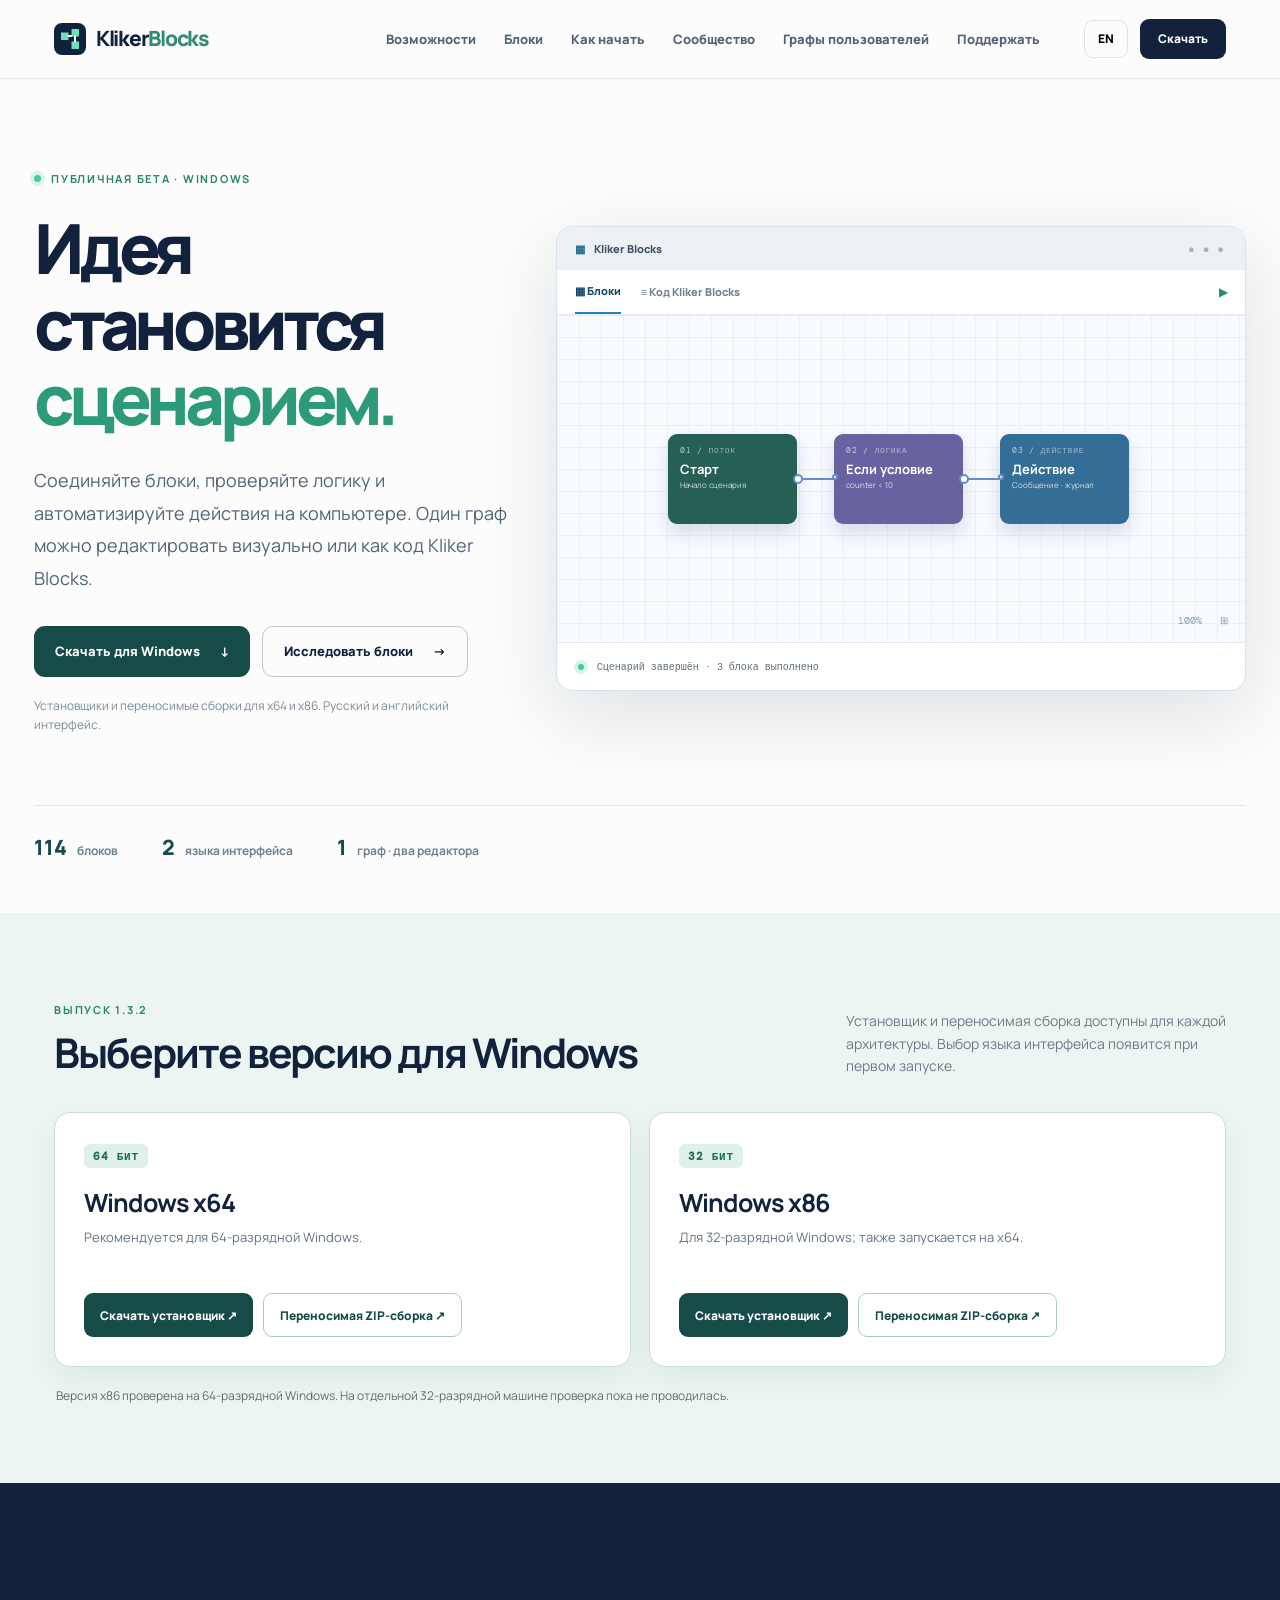
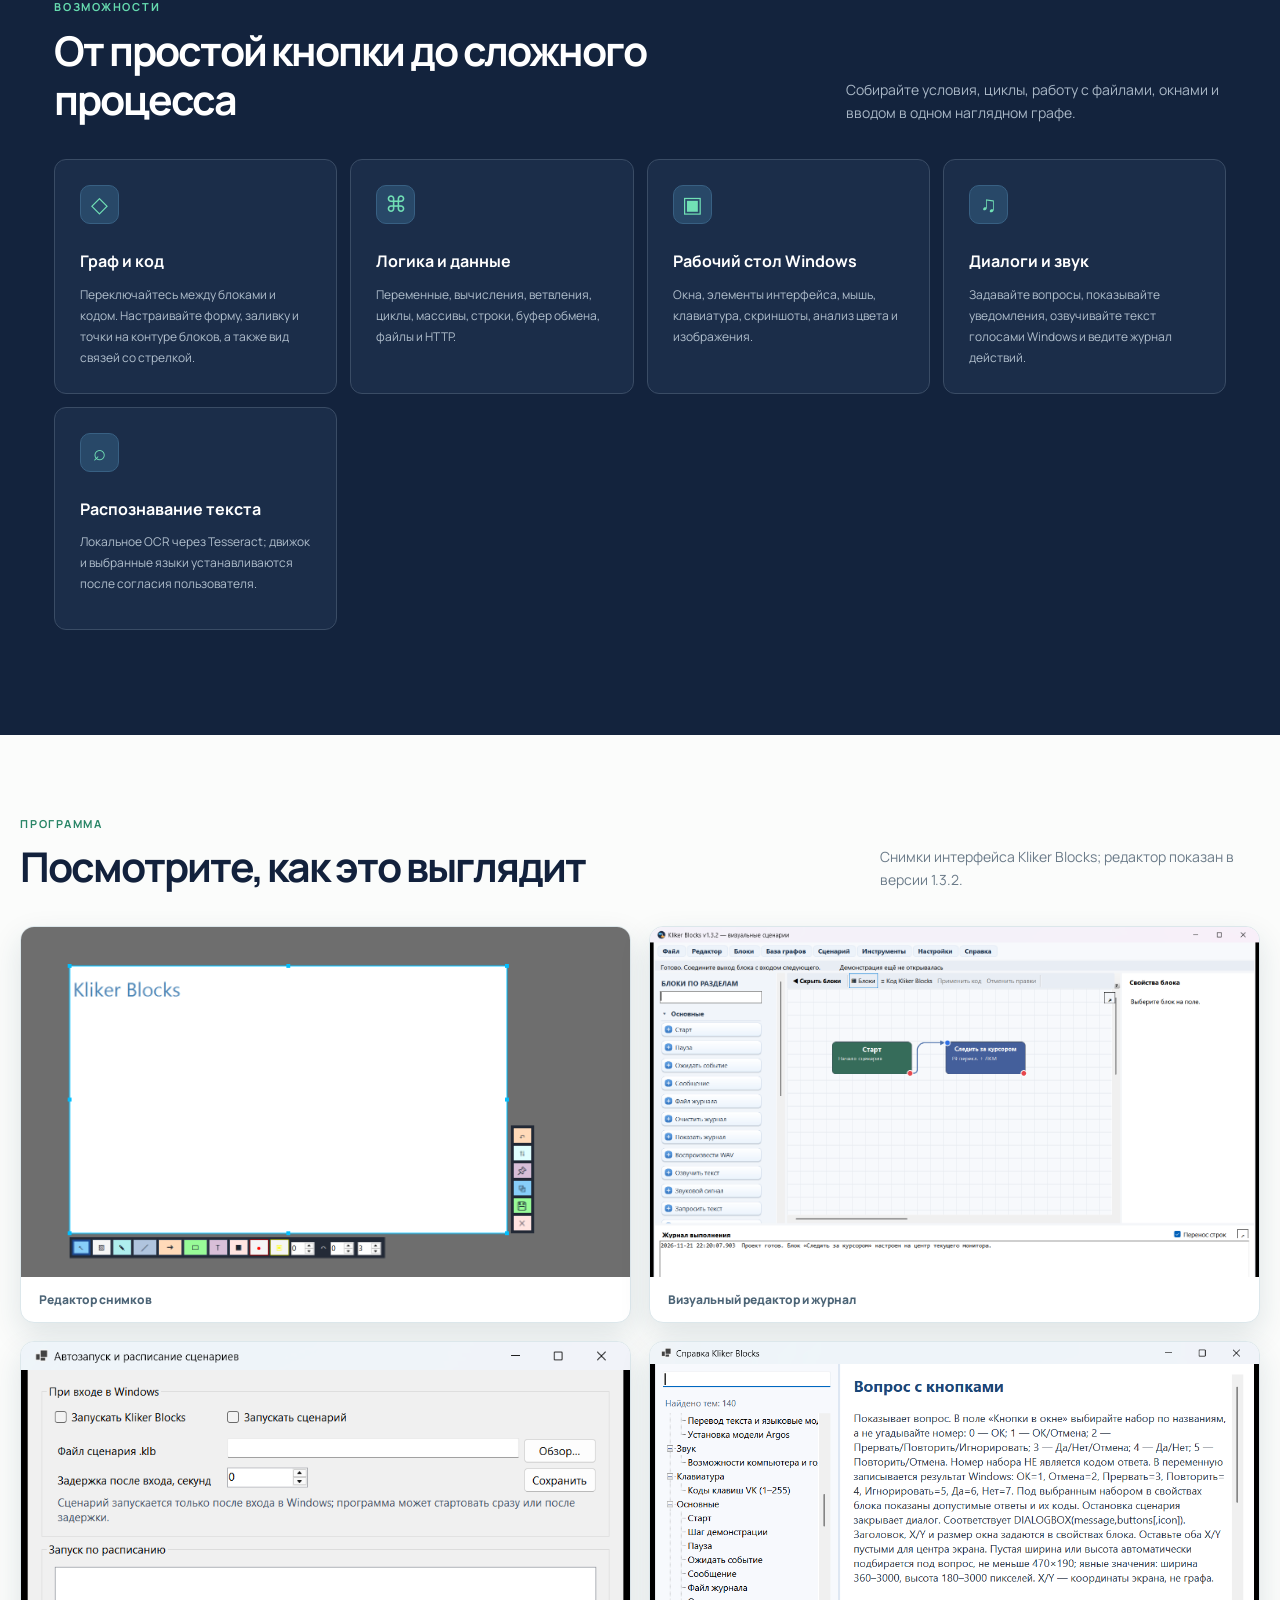
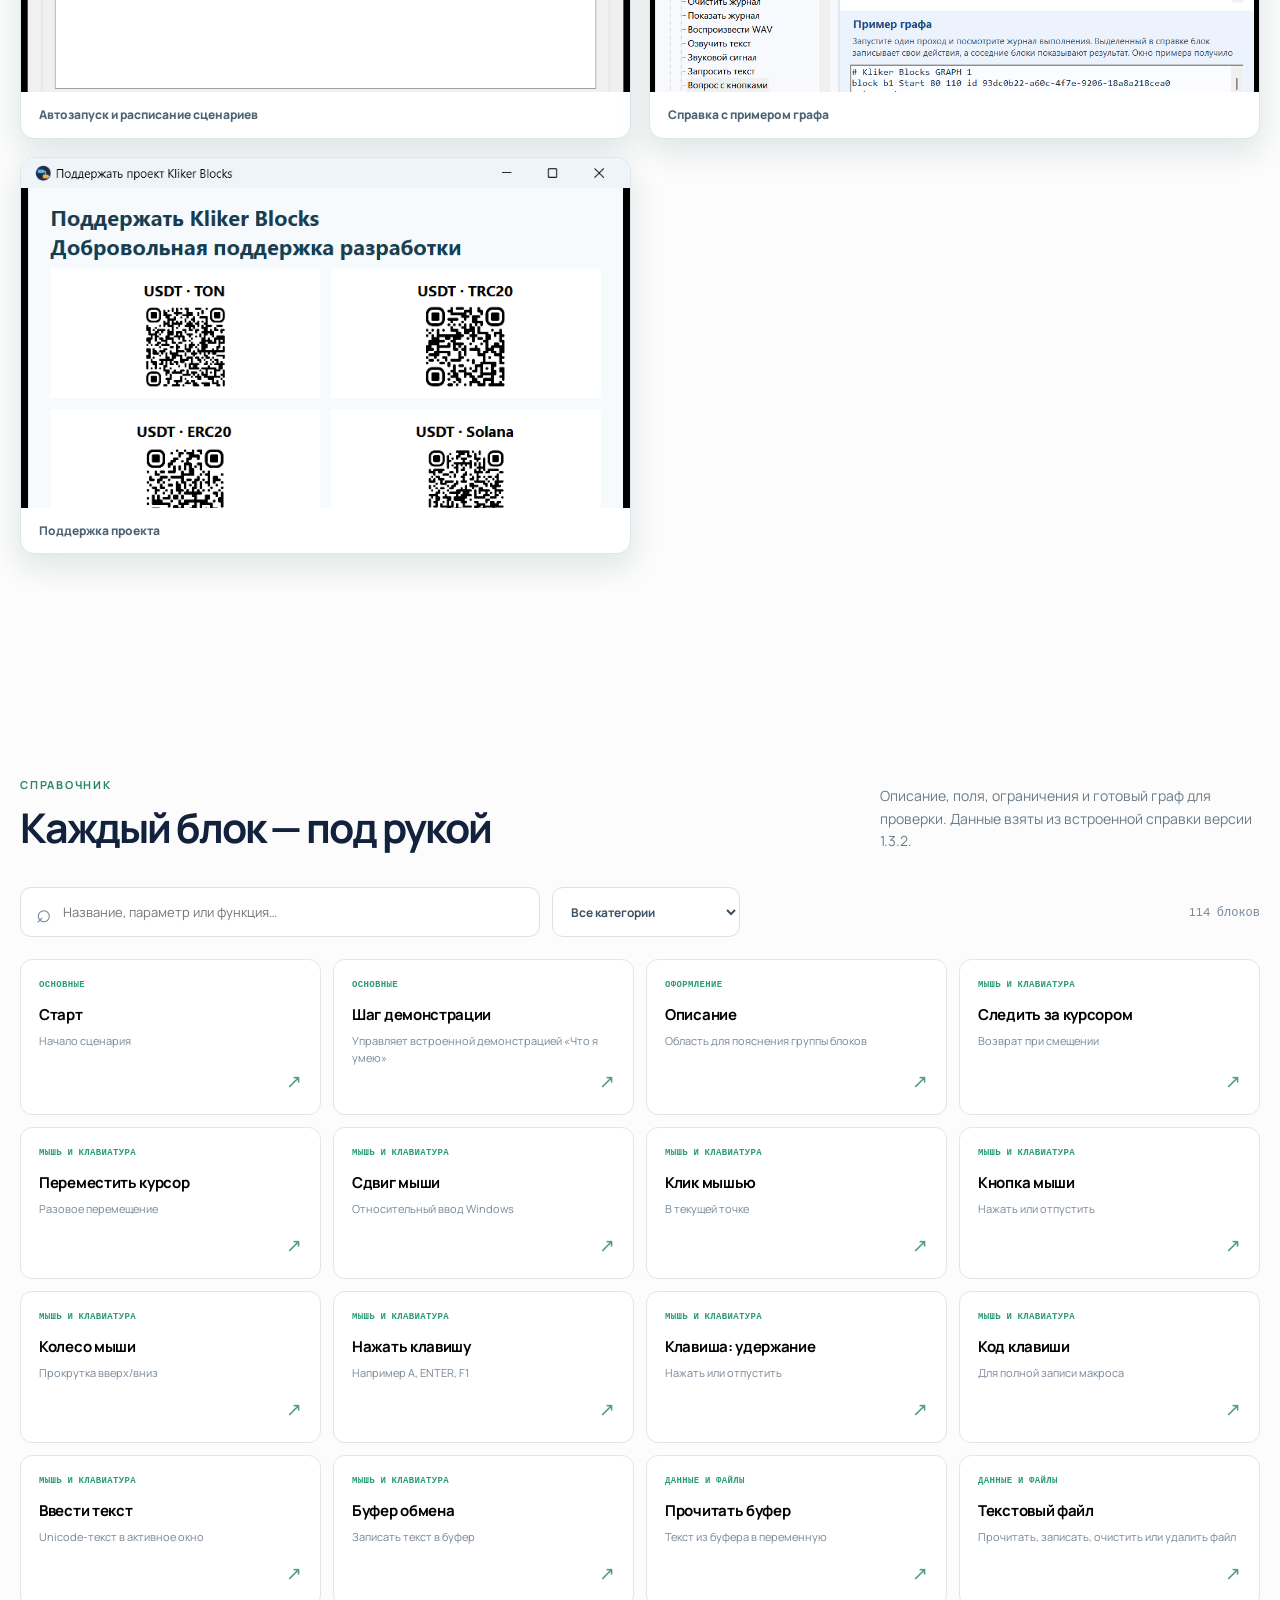
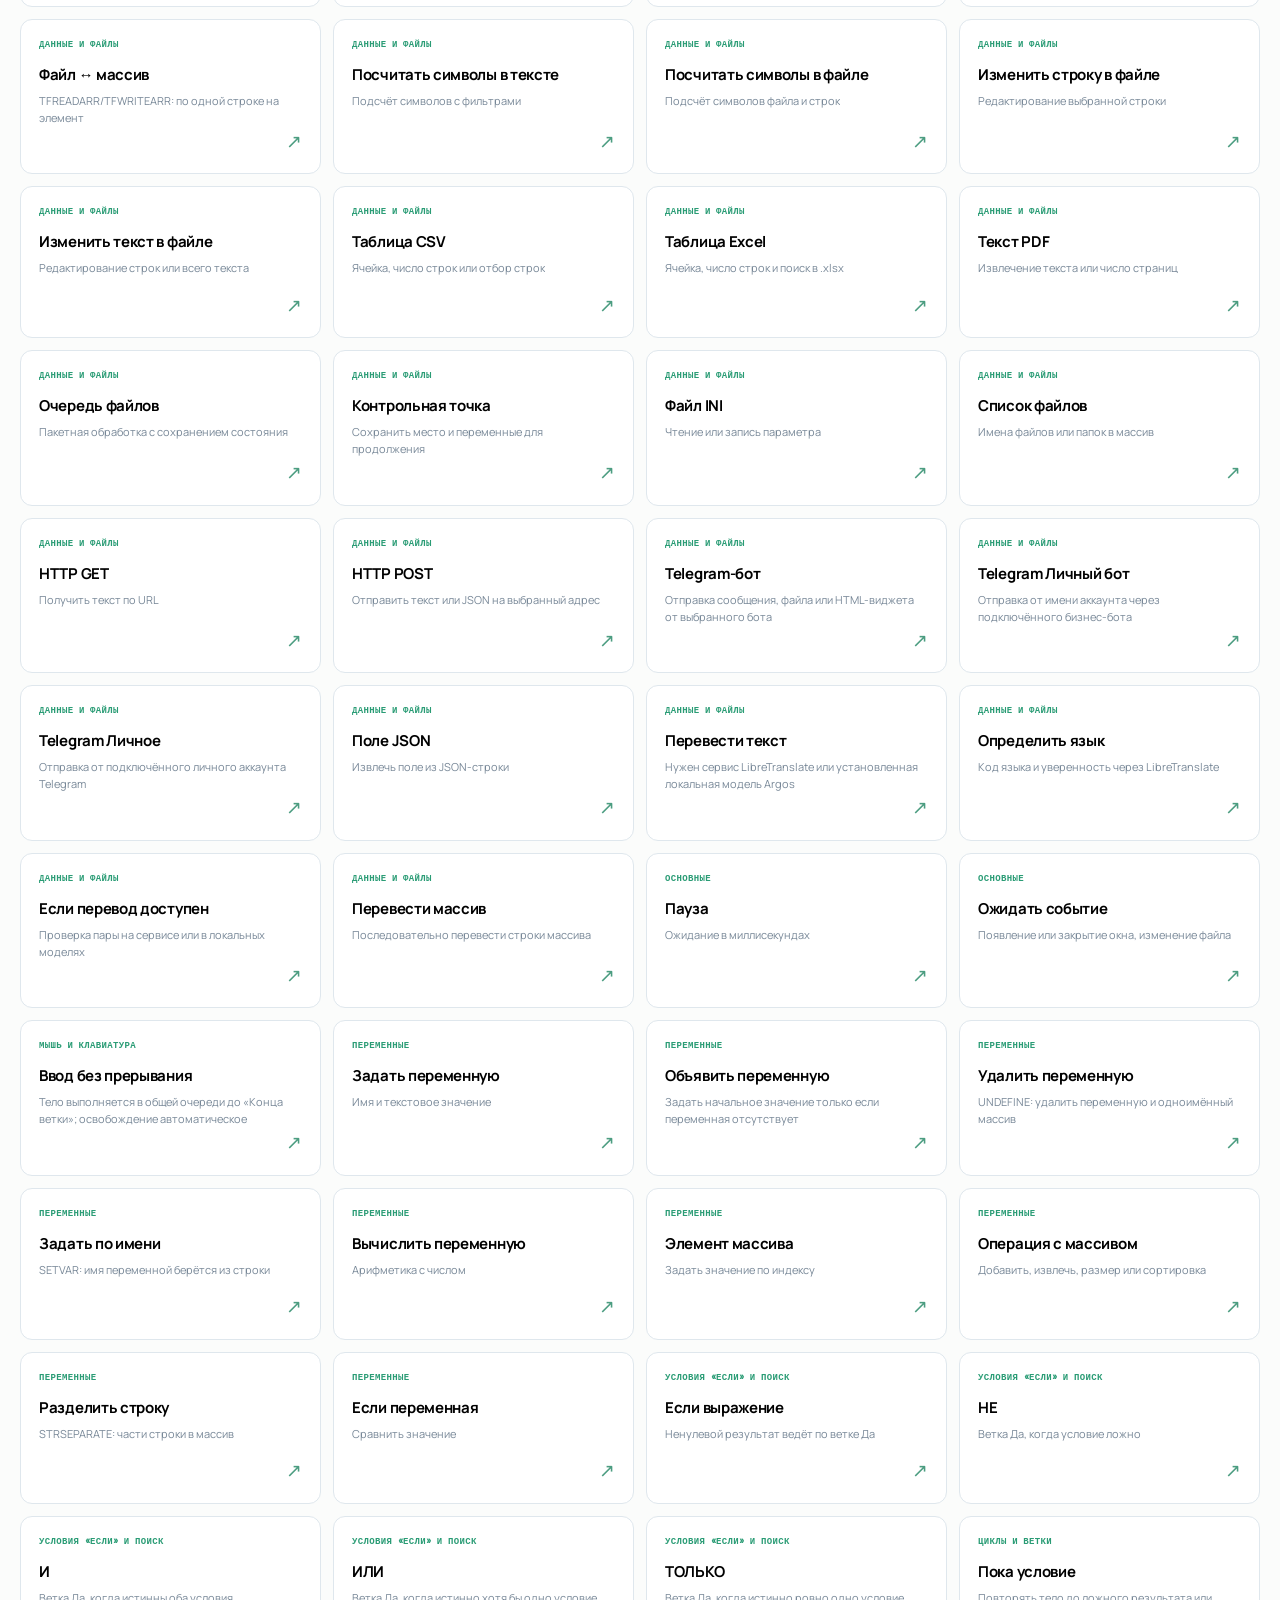
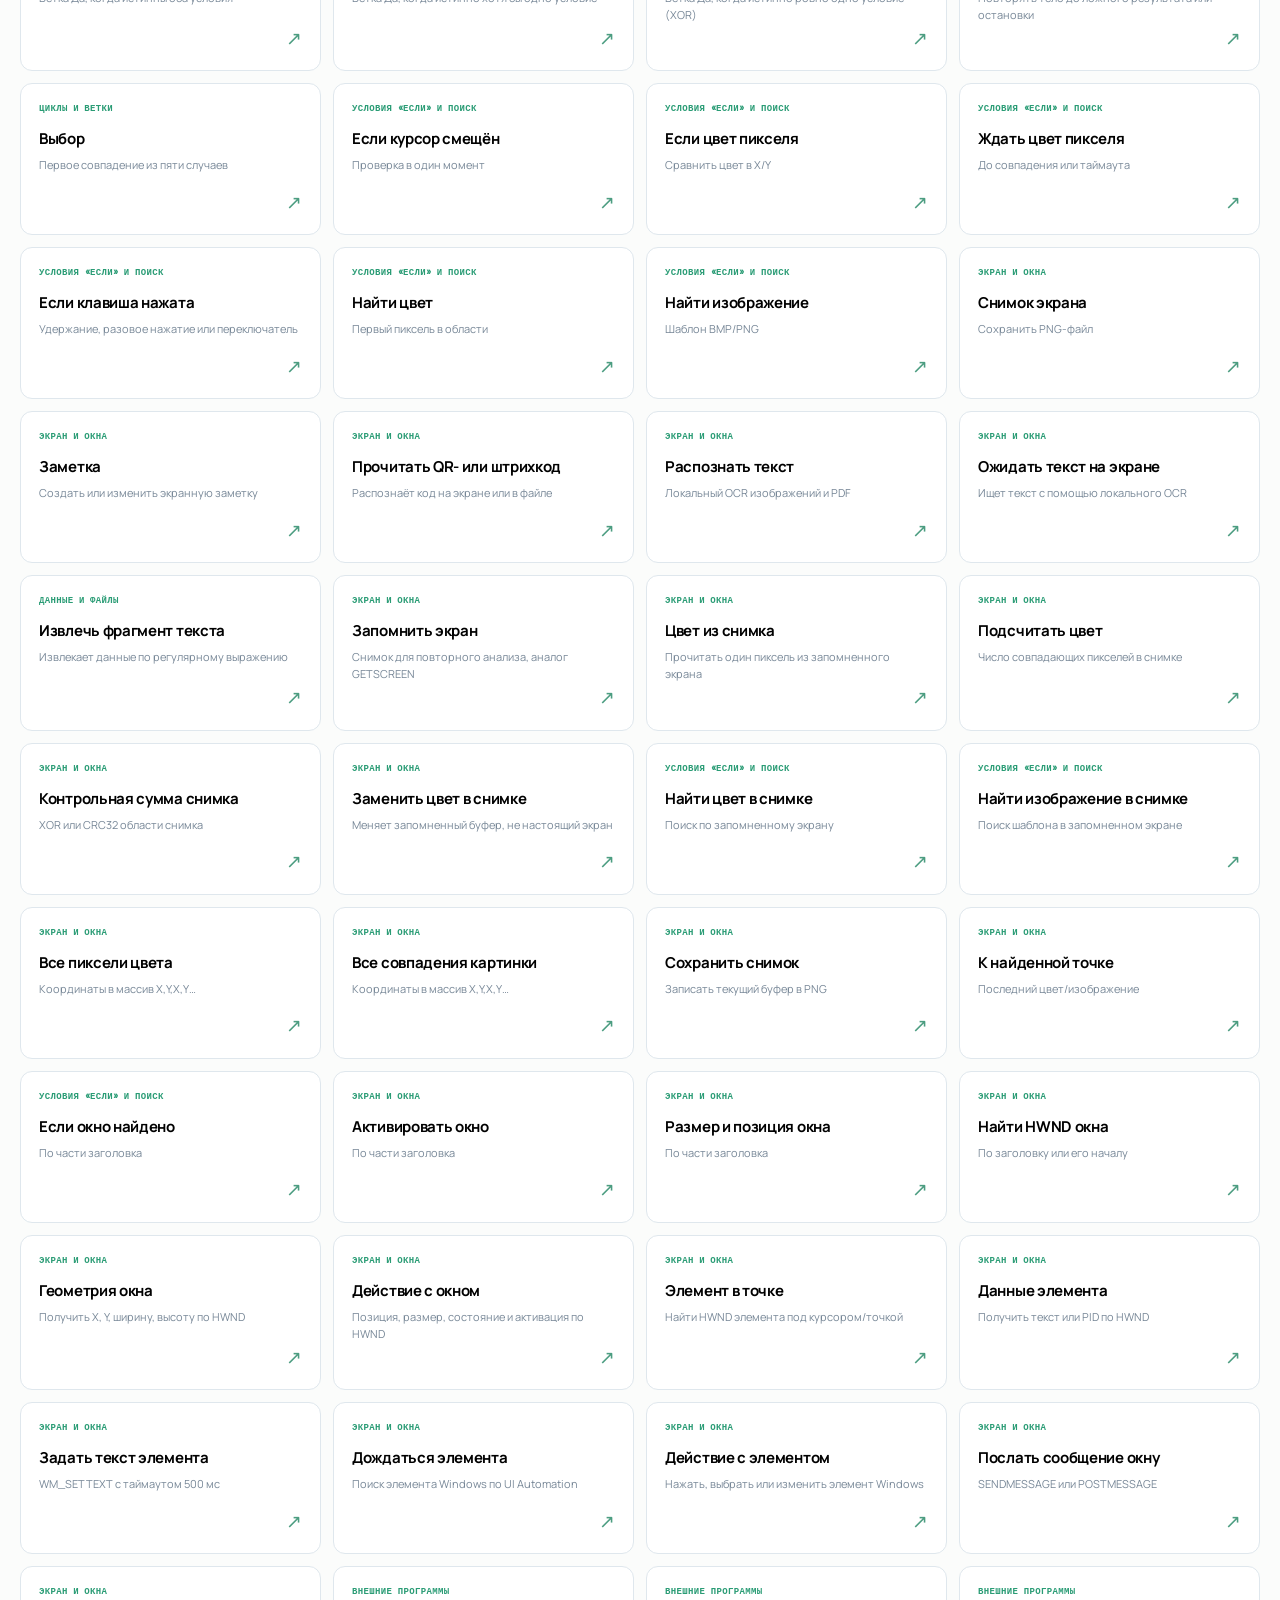
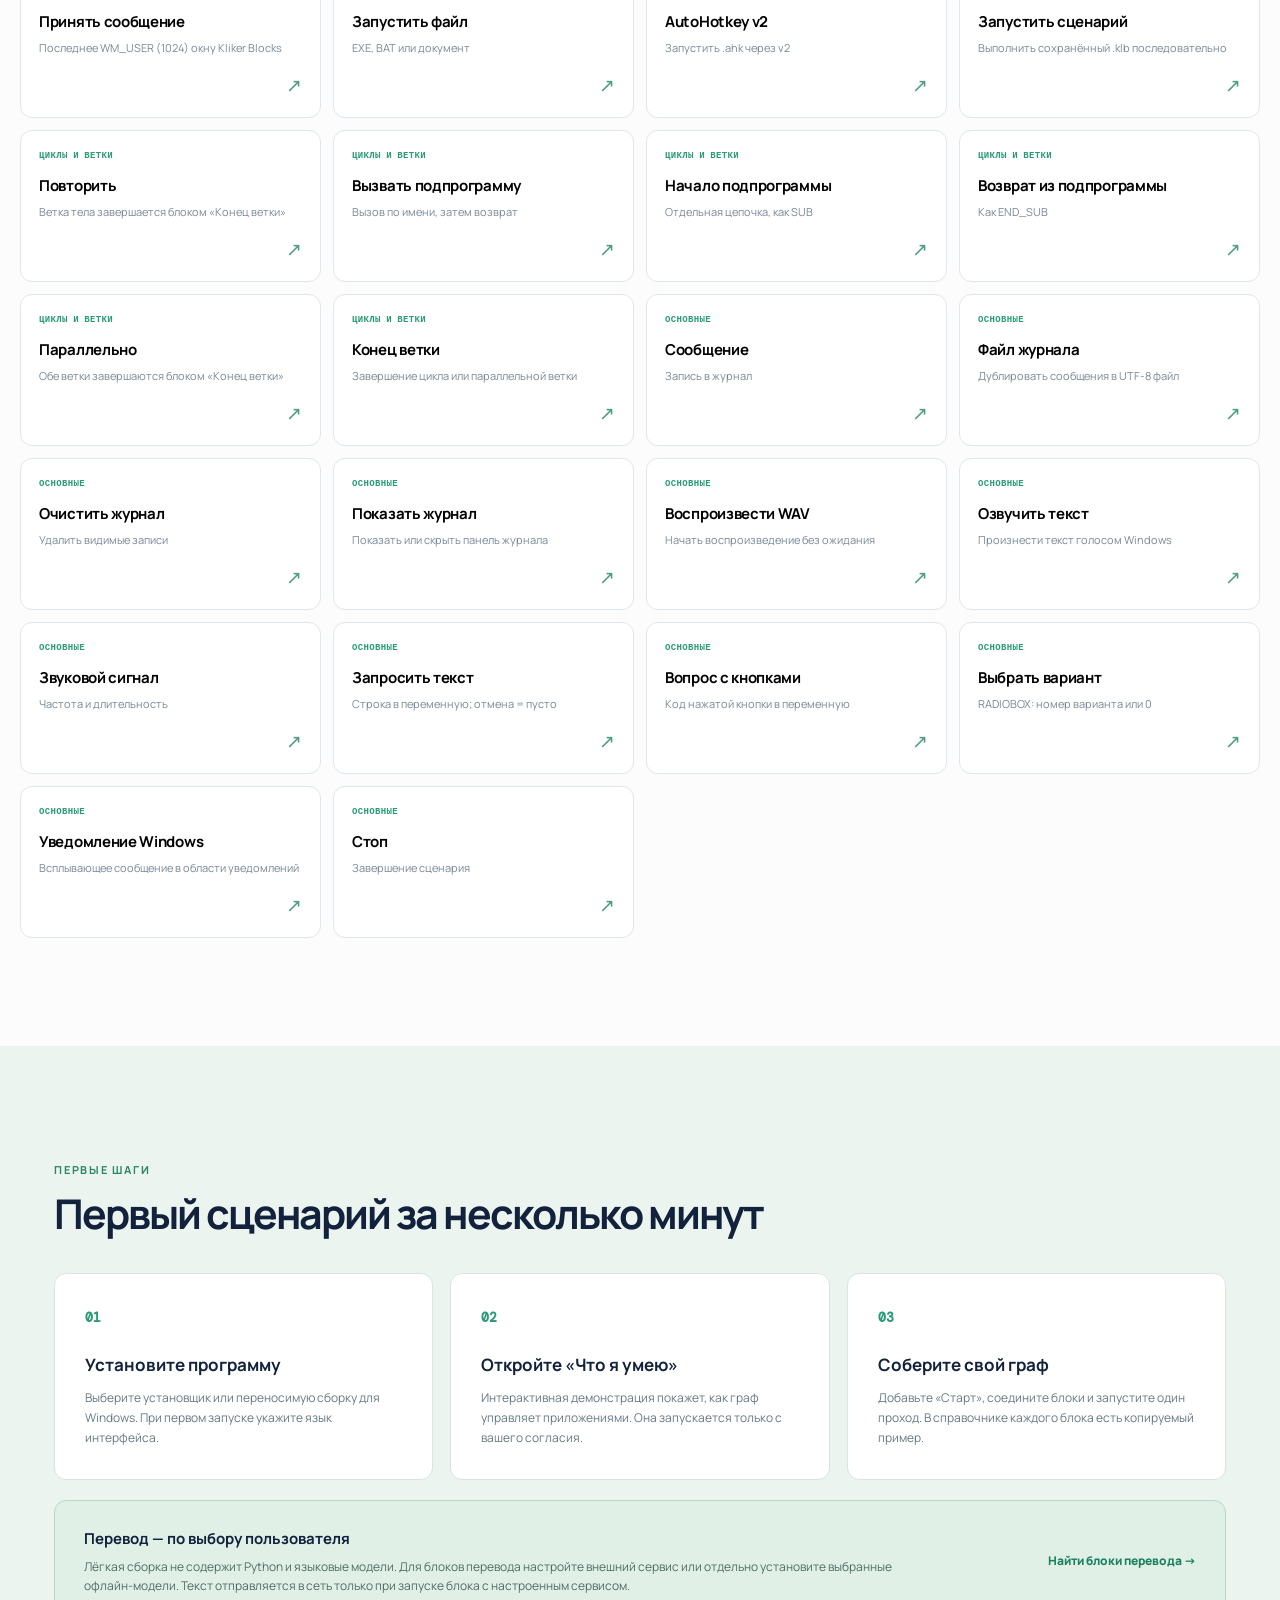
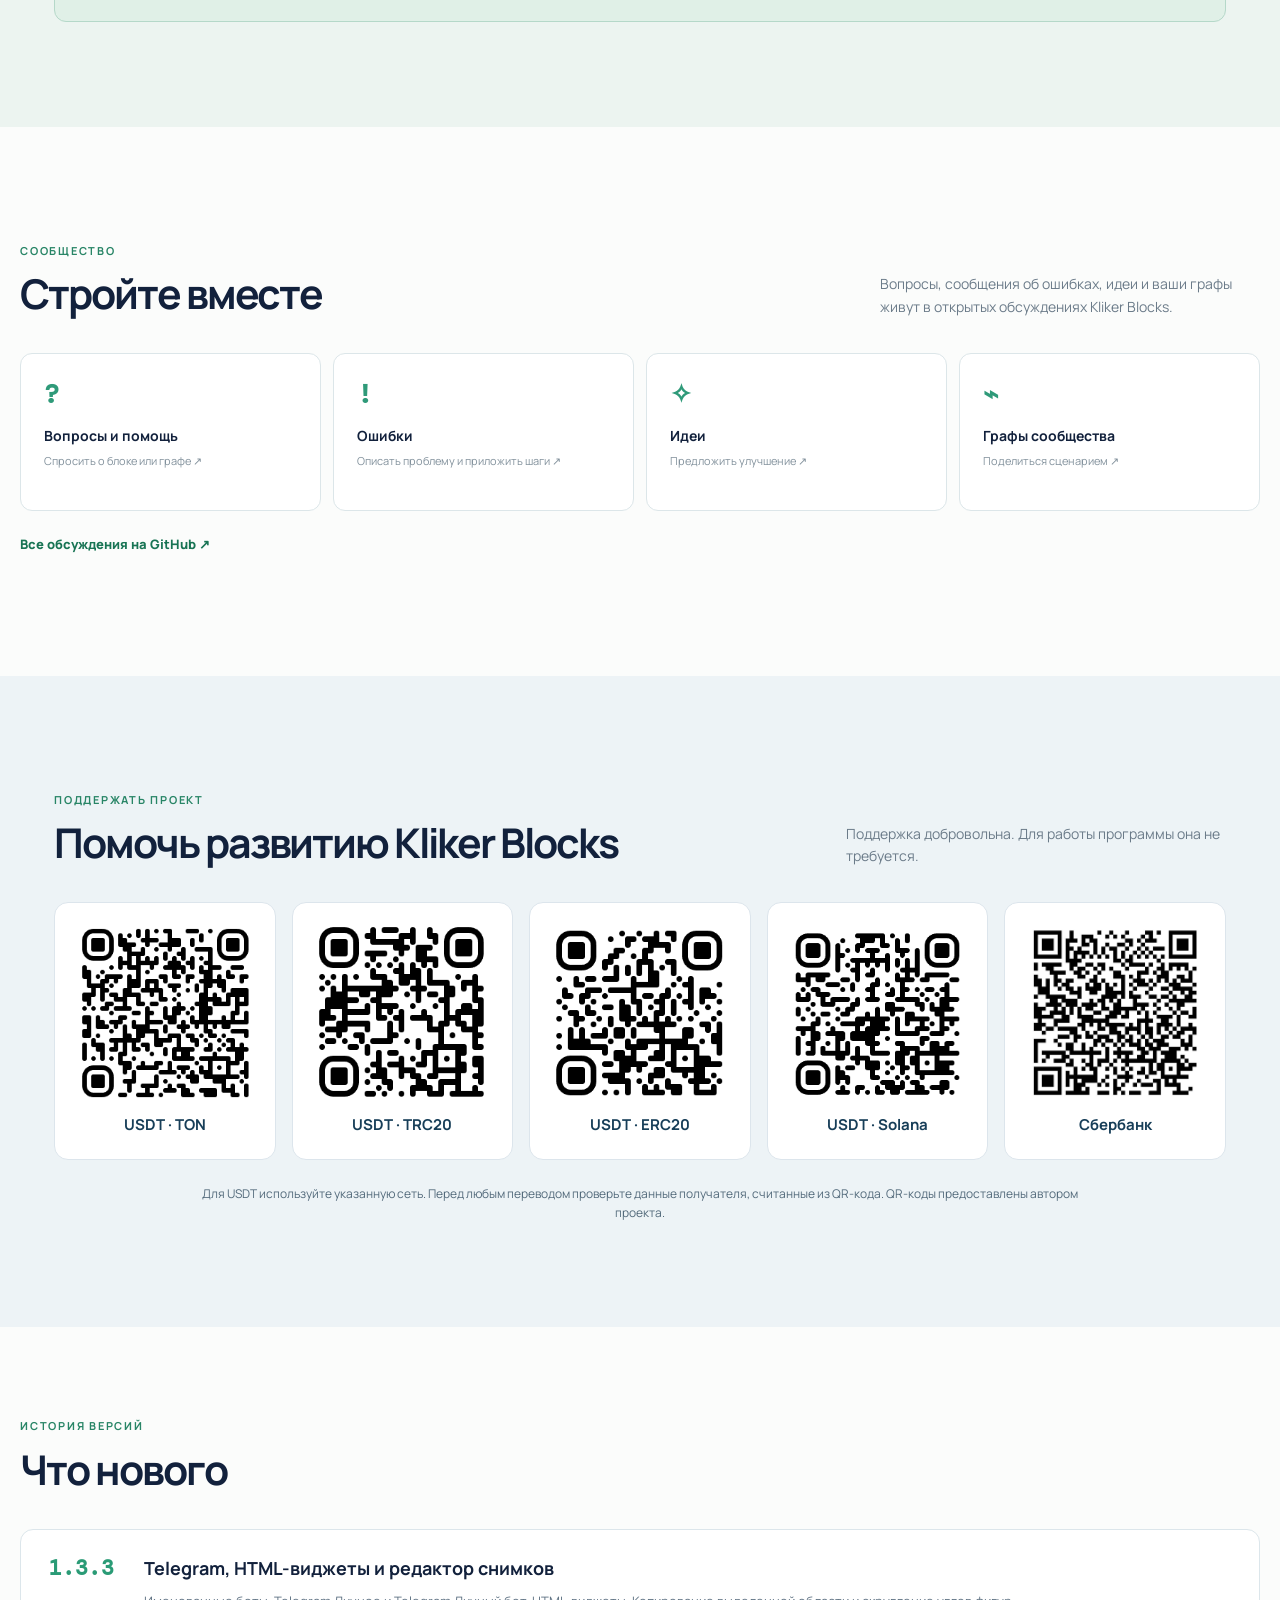
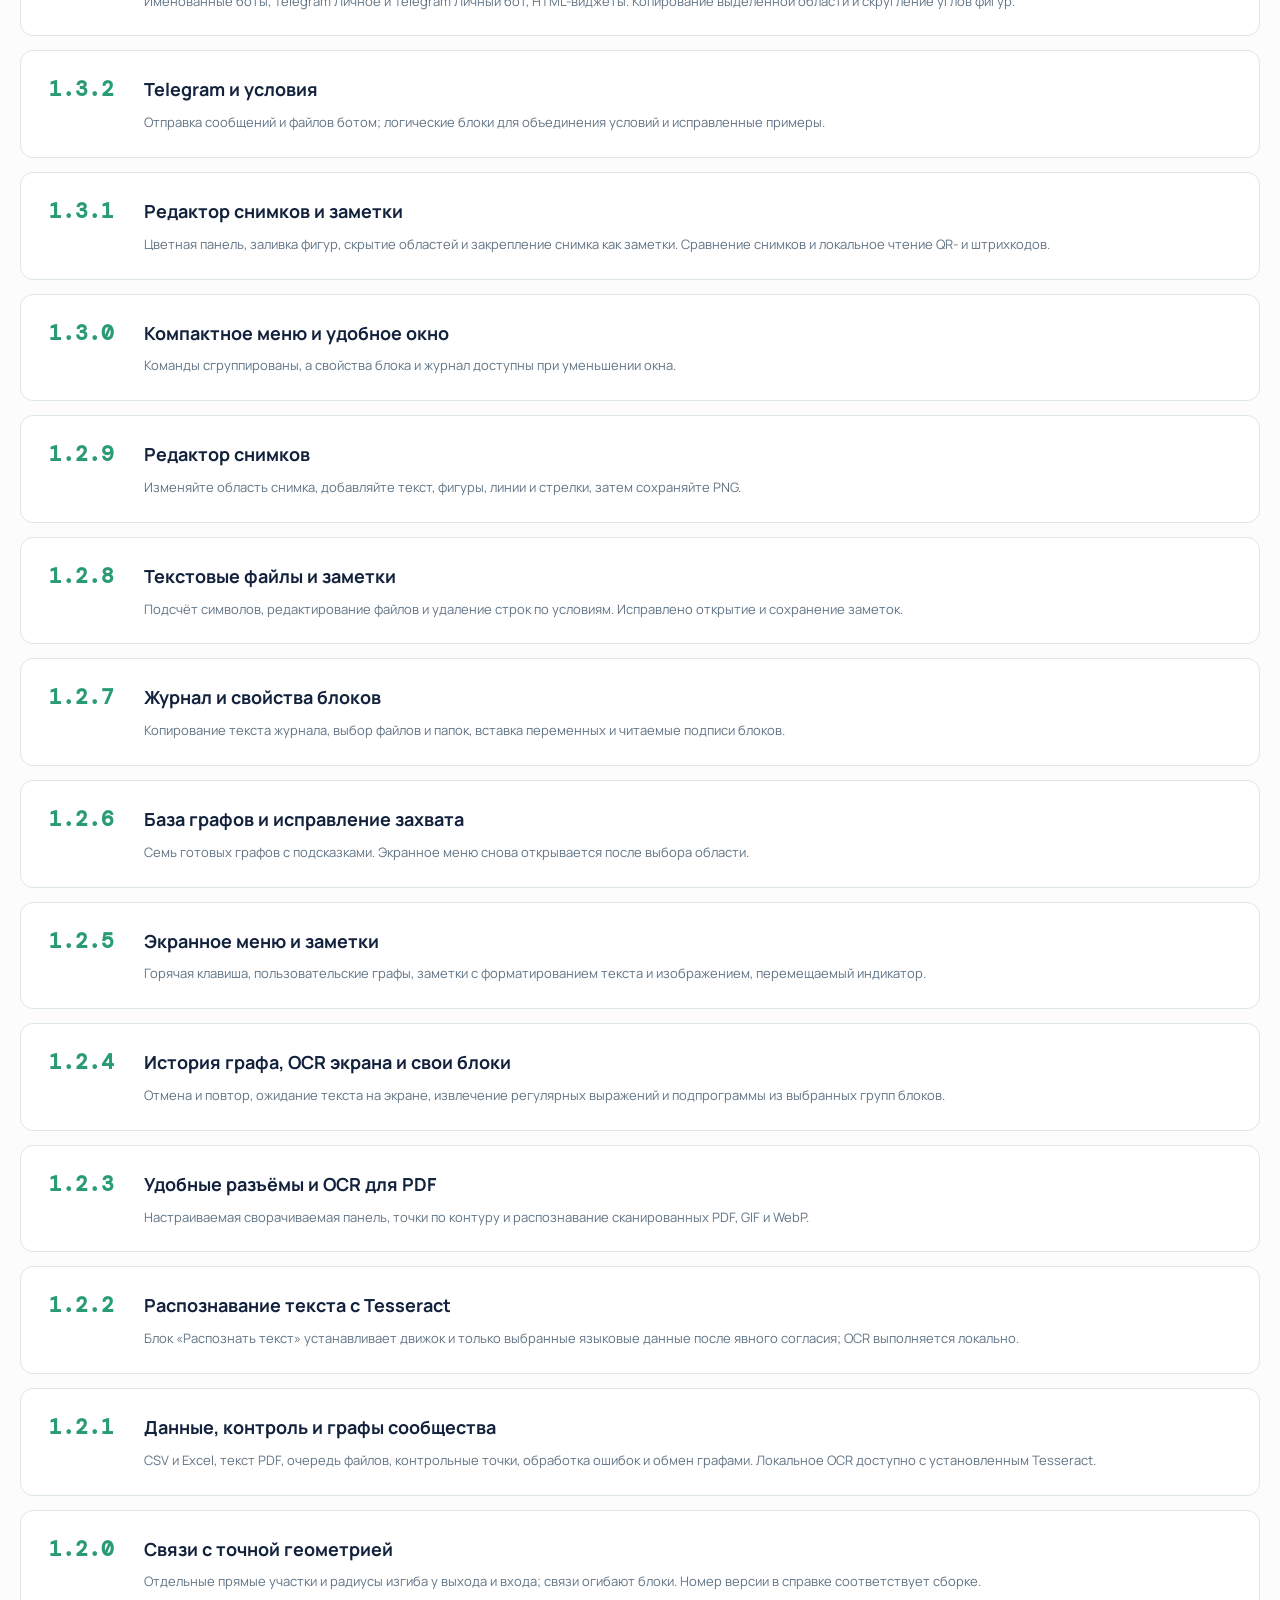
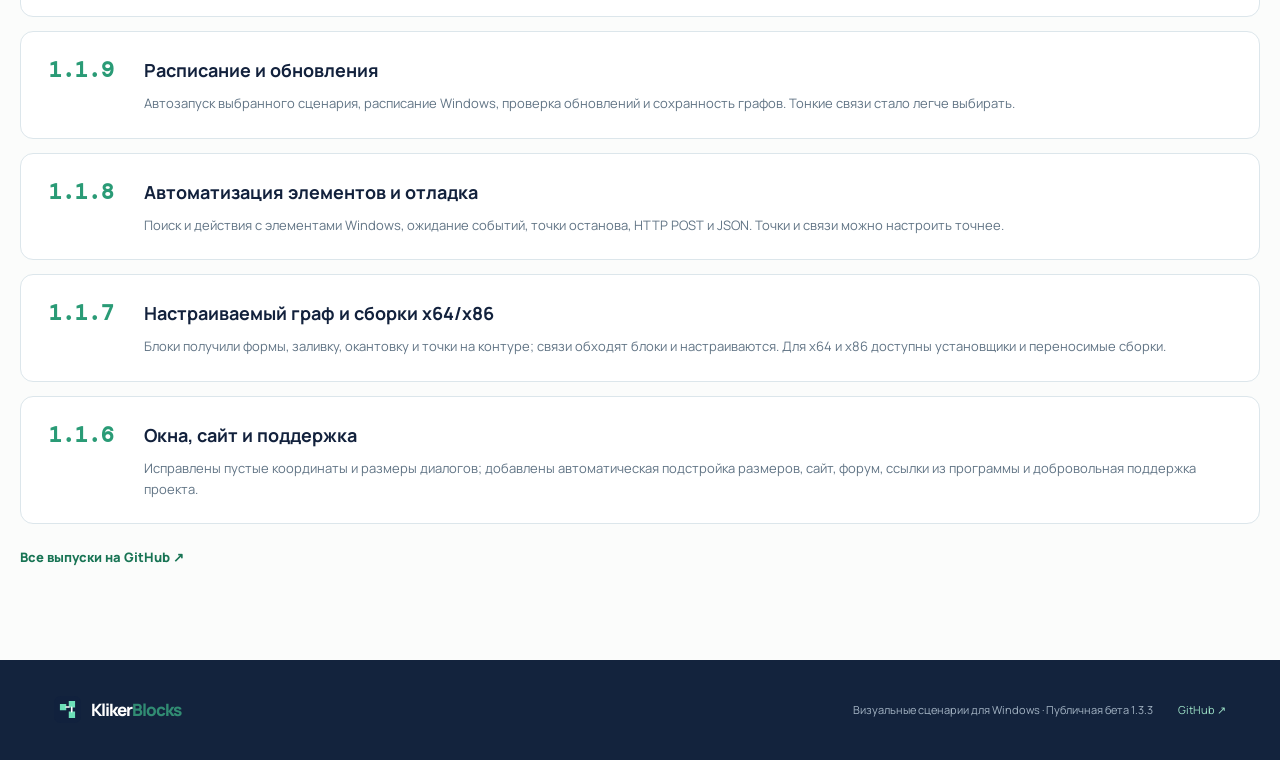
<file: docs/index.html>
<!doctype html>
<html lang="ru">
<head>
  <meta charset="utf-8">
  <meta name="viewport" content="width=device-width,initial-scale=1">
  <meta name="description" content="Kliker Blocks — визуальный редактор сценариев для Windows. Справочник блоков, примеры графов и сообщество.">
  <title>Kliker Blocks — визуальные сценарии для Windows</title>
  <link rel="icon" href="assets/mark.svg" type="image/svg+xml">
  <link rel="stylesheet" href="style.css">
  <script src="app.js" defer></script>
</head>
<body>
  <header class="site-header">
    <div class="shell nav-row">
      <a class="brand" href="#top" aria-label="Kliker Blocks"><img src="assets/mark.svg" alt=""><span>Kliker<span class="brand-accent">Blocks</span></span></a>
      <nav aria-label="Навигация"><a href="#features" data-i18n="navFeatures">Возможности</a><a href="#catalog" data-i18n="navCatalog">Блоки</a><a href="#start" data-i18n="navStart">Как начать</a><a href="#community" data-i18n="navCommunity">Сообщество</a><a href="graphs.html" data-i18n="navGraphs">База графов</a><a href="#support" data-i18n="navSupport">Поддержать</a></nav>
      <div class="nav-actions"><button id="locale-switch" class="lang-button" type="button" aria-label="Switch language">EN</button><a class="nav-download" href="#download" data-i18n="download">Скачать</a></div>
    </div>
  </header>
  <main id="top">
    <section class="hero shell">
      <div class="hero-copy">
        <div class="eyebrow"><span class="live-dot"></span><span data-i18n="eyebrow">Публичная бета · Windows</span></div>
        <h1><span data-i18n="heroA">Идея становится</span><br><em data-i18n="heroB">сценарием.</em></h1>
        <p class="hero-lead" data-i18n="heroLead">Соединяйте блоки, проверяйте логику и автоматизируйте действия на компьютере. Один граф можно редактировать визуально или как код Kliker Blocks.</p>
        <div class="hero-actions"><a class="button button-primary" href="#download"><span data-i18n="downloadWindows">Скачать для Windows</span><span aria-hidden="true">↓</span></a><a class="button button-outline" href="#catalog"><span data-i18n="exploreBlocks">Исследовать блоки</span><span aria-hidden="true">→</span></a></div>
        <p class="hero-note" data-i18n="heroNote">Переносимая сборка и установщик. Русский и английский интерфейс.</p>
      </div>
      <div class="editor-preview" role="img" aria-label="Иллюстрация редактора Kliker Blocks">
        <div class="preview-top"><span class="preview-mark">▦</span><span>Kliker Blocks</span><span class="preview-top-right">● ● ●</span></div>
        <div class="preview-tabs"><span class="active" data-i18n="previewBlocks">▦ Блоки</span><span data-i18n="previewCode">≡ Код Kliker Blocks</span><span class="preview-run">▶</span></div>
        <div class="preview-canvas"><div class="preview-grid"></div><div class="graph-row"><div class="graph-node start-node"><small>01 / <span data-i18n="previewFlow">ПОТОК</span></small><strong data-i18n="previewStart">Старт</strong><span data-i18n="previewStartSub">Начало сценария</span></div><div class="graph-link"><i></i></div><div class="graph-node cond-node"><small>02 / <span data-i18n="previewLogic">ЛОГИКА</span></small><strong data-i18n="previewCondition">Если условие</strong><span>counter &lt; 10</span></div><div class="graph-link"><i></i></div><div class="graph-node act-node"><small>03 / <span data-i18n="previewActionType">ДЕЙСТВИЕ</span></small><strong data-i18n="previewAction">Действие</strong><span data-i18n="previewActionSub">Сообщение · журнал</span></div></div><div class="preview-corner">100% <span>⊞</span></div></div>
        <div class="preview-log"><span class="log-light"></span><span data-i18n="previewLog">Сценарий завершён · 3 блока выполнено</span></div>
      </div>
      <div class="hero-bottom"><span>114 <small data-i18n="statBlocks">блоков</small></span><span>2 <small data-i18n="statLanguages">языка интерфейса</small></span><span>1 <small data-i18n="statGraph">граф · два редактора</small></span></div>
    </section>
    <section id="download" class="section download-section"><div class="shell"><div class="section-head"><div><p class="kicker" data-i18n="downloadKicker">ВЫПУСК 1.3.3</p><h2 data-i18n="downloadTitle">Выберите версию для Windows</h2></div><p data-i18n="downloadIntro">Установщик и переносимая сборка доступны для каждой архитектуры. Выбор языка интерфейса появится при первом запуске.</p></div><div class="download-grid">
      <article class="download-card"><span class="download-arch" data-i18n="bits64">64 БИТ</span><h3>Windows x64</h3><p data-i18n="downloadX64Text">Рекомендуется для 64-разрядной Windows.</p><div class="download-links"><a href="https://github.com/Malyshrush/kliker-blocks/releases/download/v1.3.3/KlikerBlocks-Setup-1.3.3-x64.exe" data-i18n="downloadInstaller">Скачать установщик ↗</a><a href="https://github.com/Malyshrush/kliker-blocks/releases/download/v1.3.3/KlikerBlocks-Portable-1.3.3-x64.zip" data-i18n="downloadPortable">Переносимая ZIP-сборка ↗</a></div></article>
      <article class="download-card"><span class="download-arch" data-i18n="bits32">32 БИТ</span><h3>Windows x86</h3><p data-i18n="downloadX86Text">Для 32-разрядной Windows; также запускается на x64.</p><div class="download-links"><a href="https://github.com/Malyshrush/kliker-blocks/releases/download/v1.3.3/KlikerBlocks-Setup-1.3.3-x86.exe" data-i18n="downloadInstaller">Скачать установщик ↗</a><a href="https://github.com/Malyshrush/kliker-blocks/releases/download/v1.3.3/KlikerBlocks-Portable-1.3.3-x86.zip" data-i18n="downloadPortable">Переносимая ZIP-сборка ↗</a></div></article>
    </div><p class="download-note" data-i18n="downloadNote">Версия x86 проверена на 64-разрядной Windows. На отдельной 32-разрядной машине проверка пока не проводилась.</p></div></section>
    <section id="features" class="section section-ink"><div class="shell"><div class="section-head"><div><p class="kicker" data-i18n="featureKicker">ВОЗМОЖНОСТИ</p><h2 data-i18n="featureTitle">От простой кнопки до сложного процесса</h2></div><p data-i18n="featureIntro">Собирайте условия, циклы, работу с файлами, окнами и вводом в одном наглядном графе.</p></div><div class="feature-grid">
      <article class="feature-card"><span class="feature-icon">◇</span><h3 data-i18n="f1title">Граф и код</h3><p data-i18n="f1text">Переключайтесь между блоками и кодом. Настраивайте форму, заливку и точки на контуре блоков, а также вид связей со стрелкой.</p></article>
      <article class="feature-card"><span class="feature-icon">⌘</span><h3 data-i18n="f2title">Логика и данные</h3><p data-i18n="f2text">Переменные, вычисления, ветвления, циклы, массивы, строки, буфер обмена, файлы и HTTP.</p></article>
      <article class="feature-card"><span class="feature-icon">▣</span><h3 data-i18n="f3title">Рабочий стол Windows</h3><p data-i18n="f3text">Окна, элементы интерфейса, мышь, клавиатура, скриншоты, анализ цвета и изображения.</p></article>
      <article class="feature-card"><span class="feature-icon">♫</span><h3 data-i18n="f4title">Диалоги и звук</h3><p data-i18n="f4text">Задавайте вопросы, показывайте уведомления, озвучивайте текст голосами Windows и ведите журнал действий.</p></article>
          <article class="feature-card"><span class="feature-icon">⌕</span><h3 data-i18n="f5title">Распознавание текста</h3><p data-i18n="f5text">Локальное распознавание текста через Tesseract. Движок и выбранные языки устанавливаются после согласия пользователя.</p></article>
    </div></div></section>
    <section id="screenshots" class="section shell screenshot-section"><div class="section-head"><div><p class="kicker" data-i18n="screensKicker">ПРОГРАММА</p><h2 data-i18n="screensTitle">Посмотрите, как это выглядит</h2></div><p data-i18n="screensIntro">Снимки интерфейса Kliker Blocks; редактор показан в версии 1.3.3.</p></div><div class="screenshot-grid"><figure><img src="assets/screenshots/screenshot-editor-ru.png" alt="Цветные панели редактора снимков Kliker Blocks" loading="lazy"><figcaption data-i18n="screenScreenshotEditor">Редактор снимков</figcaption></figure><figure><img src="assets/screenshots/editor-ru.png" alt="Визуальный редактор Kliker Blocks" loading="lazy"><figcaption data-i18n="screenEditor">Визуальный редактор и журнал</figcaption></figure><figure><img src="assets/screenshots/automation-ru.png" alt="Автозапуск и расписание Kliker Blocks" loading="lazy"><figcaption data-i18n="screenAutomation">Автозапуск и расписание сценариев</figcaption></figure><figure><img src="assets/screenshots/help-ru.png" alt="Справка Kliker Blocks" loading="lazy"><figcaption data-i18n="screenHelp">Справка с примером графа</figcaption></figure><figure><img src="assets/screenshots/support-ru.png" alt="Поддержать Kliker Blocks" loading="lazy"><figcaption data-i18n="screenSupport">Поддержка проекта</figcaption></figure></div></section>
    <section id="catalog" class="section catalog-section shell"><div class="section-head"><div><p class="kicker" data-i18n="catalogKicker">СПРАВОЧНИК</p><h2 data-i18n="catalogTitle">Каждый блок — под рукой</h2></div><p data-i18n="catalogIntro">Описание, поля, ограничения и готовый граф для проверки. Данные взяты из встроенной справки версии 1.3.1.</p></div><div class="catalog-tools"><label class="search-wrap"><span>⌕</span><input id="block-search" type="search" placeholder="Название, параметр или функция…" autocomplete="off" aria-label="Поиск блоков"></label><select id="category-filter" aria-label="Категория"><option value="" data-i18n="allCategories">Все категории</option></select><span id="block-count" class="block-count"></span></div><div id="block-grid" class="block-grid"><p class="loading" data-i18n="loading">Загрузка справочника…</p></div><p id="empty-state" class="empty-state" hidden data-i18n="noResults">По этому запросу блоки не найдены.</p></section>
    <section id="start" class="section start-section"><div class="shell"><div class="section-head"><div><p class="kicker" data-i18n="startKicker">ПЕРВЫЕ ШАГИ</p><h2 data-i18n="startTitle">Первый сценарий за несколько минут</h2></div></div><div class="steps"><article><b>01</b><h3 data-i18n="s1title">Установите программу</h3><p data-i18n="s1text">Выберите установщик или переносимую сборку для Windows. При первом запуске укажите язык интерфейса.</p></article><article><b>02</b><h3 data-i18n="s2title">Откройте «Что я умею»</h3><p data-i18n="s2text">Интерактивная демонстрация покажет, как граф управляет приложениями. Она запускается только с вашего согласия.</p></article><article><b>03</b><h3 data-i18n="s3title">Соберите свой граф</h3><p data-i18n="s3text">Добавьте «Старт», соедините блоки и запустите один проход. В справочнике каждого блока есть копируемый пример.</p></article></div><div class="start-callout"><div><strong data-i18n="translationTitle">Перевод — по выбору пользователя</strong><p data-i18n="translationText">Лёгкая сборка не содержит Python и языковые модели. Для блоков перевода настройте внешний сервис или отдельно установите выбранные офлайн-модели. Текст отправляется в сеть только при запуске блока с настроенным сервисом.</p></div><a href="#catalog" data-i18n="translationLink">Найти блоки перевода →</a></div></div></section>
    <section id="community" class="section community-section shell"><div class="section-head"><div><p class="kicker" data-i18n="communityKicker">СООБЩЕСТВО</p><h2 data-i18n="communityTitle">Стройте вместе</h2></div><p data-i18n="communityIntro">Вопросы, сообщения об ошибках, идеи и ваши графы живут в открытых обсуждениях Kliker Blocks.</p></div><div class="community-grid"><a href="https://github.com/Malyshrush/kliker-blocks-site/discussions/2"><span>?</span><strong data-i18n="cQuestions">Вопросы и помощь</strong><small data-i18n="cQuestionsSub">Спросить о блоке или графе ↗</small></a><a href="https://github.com/Malyshrush/kliker-blocks-site/discussions/3"><span>!</span><strong data-i18n="cBugs">Ошибки</strong><small data-i18n="cBugsSub">Описать проблему и приложить шаги ↗</small></a><a href="https://github.com/Malyshrush/kliker-blocks-site/discussions/4"><span>✧</span><strong data-i18n="cIdeas">Идеи</strong><small data-i18n="cIdeasSub">Предложить улучшение ↗</small></a><a href="https://github.com/Malyshrush/kliker-blocks-site/discussions/5"><span>⌁</span><strong data-i18n="cGraphs">Графы сообщества</strong><small data-i18n="cGraphsSub">Поделиться сценарием ↗</small></a></div><a class="community-main" href="https://github.com/Malyshrush/kliker-blocks-site/discussions" data-i18n="allDiscussions">Все обсуждения на GitHub ↗</a></section>
    <section id="support" class="section support-section"><div class="shell"><div class="section-head"><div><p class="kicker" data-i18n="supportKicker">ПОДДЕРЖАТЬ ПРОЕКТ</p><h2 data-i18n="supportTitle">Помочь развитию Kliker Blocks</h2></div><p data-i18n="supportIntro">Поддержка добровольна. Для работы программы она не требуется.</p></div><div class="qr-grid"><article><img src="assets/support/usdt-ton.png" alt="USDT TON QR" loading="lazy"><strong>USDT · TON</strong></article><article><img src="assets/support/usdt-trc20.png" alt="USDT TRC20 QR" loading="lazy"><strong>USDT · TRC20</strong></article><article><img src="assets/support/usdt-erc20.png" alt="USDT ERC20 QR" loading="lazy"><strong>USDT · ERC20</strong></article><article><img src="assets/support/usdt-sol.png" alt="USDT Solana QR" loading="lazy"><strong>USDT · Solana</strong></article><article><img src="assets/support/sberbank.jpg" alt="Sberbank QR" loading="lazy"><strong data-i18n="sberbank">Сбербанк</strong></article></div><p class="support-note" data-i18n="supportNote">Для USDT используйте указанную сеть. Перед любым переводом проверьте данные получателя, считанные из QR-кода. QR-коды предоставлены автором проекта.</p></div></section>
    <section id="updates" class="section updates-section shell"><div class="section-head"><div><p class="kicker" data-i18n="updatesKicker">ИСТОРИЯ ВЕРСИЙ</p><h2 data-i18n="updatesTitle">Что нового</h2></div></div><div class="update-card"><span>1.3.3</span><div><h3 data-i18n="update133Title">Telegram, HTML-виджеты и редактор снимков</h3><p data-i18n="update133Text">Именованные боты, Telegram Личное и Telegram Личный бот, HTML-виджеты. Копирование выделенной области снимка и скругление углов фигур.</p></div></div><div class="update-card"><span>1.3.2</span><div><h3 data-i18n="update132Title">Telegram и условия</h3><p data-i18n="update132Text">Отправка сообщений и файлов ботом; логические блоки для объединения условий и исправленные примеры.</p></div></div><div class="update-card"><span>1.3.1</span><div><h3 data-i18n="update131Title">Редактор снимков и заметки</h3><p data-i18n="update131Text">Цветная панель, заливка фигур, скрытие областей и закрепление снимка как заметки. Сравнение снимков и локальное чтение QR- и штрихкодов.</p></div></div><div class="update-card"><span>1.3.0</span><div><h3 data-i18n="update130Title">Компактное меню и удобное окно</h3><p data-i18n="update130Text">Команды сгруппированы, а свойства блока и журнал доступны при уменьшении окна.</p></div></div><div class="update-card"><span>1.2.9</span><div><h3 data-i18n="update129Title">Редактор снимков</h3><p data-i18n="update129Text">Изменяйте область снимка, добавляйте текст, фигуры, линии и стрелки, затем сохраняйте PNG.</p></div></div><div class="update-card"><span>1.2.8</span><div><h3 data-i18n="update128Title">Текстовые файлы и заметки</h3><p data-i18n="update128Text">Подсчёт символов, редактирование файлов и удаление строк по условиям. Исправлено открытие и сохранение заметок.</p></div></div><div class="update-card"><span>1.2.7</span><div><h3 data-i18n="update127Title">Журнал и свойства блоков</h3><p data-i18n="update127Text">Копирование текста журнала, выбор файлов и папок, вставка переменных и читаемые подписи блоков.</p></div></div><div class="update-card"><span>1.2.6</span><div><h3 data-i18n="update126Title">База графов и исправление захвата</h3><p data-i18n="update126Text">Семь готовых графов с подсказками. Экранное меню снова открывается после выбора области.</p></div></div><div class="update-card"><span>1.2.5</span><div><h3 data-i18n="update125Title">Экранное меню и заметки</h3><p data-i18n="update125Text">Горячая клавиша, свои графы, заметки с форматированием и изображением, перемещаемый индикатор.</p></div></div><div class="update-card"><span>1.2.4</span><div><h3 data-i18n="update124Title">История графа, OCR экрана и свои блоки</h3><p data-i18n="update124Text">Отмена и повтор, ожидание текста на экране, извлечение регулярных выражений и подпрограммы из выбранных групп блоков.</p></div></div><div class="update-card"><span>1.2.3</span><div><h3 data-i18n="update123Title">Удобные разъёмы и OCR для PDF</h3><p data-i18n="update123Text">Настраиваемая сворачиваемая панель, точки по контуру и распознавание сканированных PDF, GIF и WebP.</p></div></div><div class="update-card"><span>1.2.2</span><div><h3 data-i18n="update122Title">Распознавание текста с Tesseract</h3><p data-i18n="update122Text">Блок «Распознать текст» устанавливает движок и выбранные языки после согласия пользователя. Распознавание выполняется локально.</p></div></div><div class="update-card"><span>1.2.1</span><div><h3 data-i18n="update121Title">Данные, контроль и графы сообщества</h3><p data-i18n="update121Text">CSV и Excel, текст PDF, очередь файлов, контрольные точки, обработка ошибок и обмен графами. Локальное OCR доступно с установленным Tesseract.</p></div></div><div class="update-card"><span>1.2.0</span><div><h3 data-i18n="update120Title">Связи с точной геометрией</h3><p data-i18n="update120Text">Отдельные прямые участки и радиусы изгиба у выхода и входа; связи огибают блоки. Номер версии в справке соответствует сборке.</p></div></div><div class="update-card"><span>1.1.9</span><div><h3 data-i18n="update119Title">Расписание и обновления</h3><p data-i18n="update119Text">Автозапуск выбранного сценария, расписание Windows, проверка обновлений и сохранность графов. Тонкие связи стало легче выбирать.</p></div></div><div class="update-card"><span>1.1.8</span><div><h3 data-i18n="update118Title">Автоматизация элементов и отладка</h3><p data-i18n="update118Text">Поиск элементов Windows, ожидание событий, точки останова, HTTP POST и JSON; настройка точек и изгибов связей.</p></div></div><div class="update-card"><span>1.1.7</span><div><h3 data-i18n="update117Title">Настраиваемый граф и сборки x64/x86</h3><p data-i18n="update117Text">Блоки получили формы, заливку, окантовку и точки на контуре; связи обходят блоки и настраиваются. Для x64 и x86 доступны установщики и переносимые сборки.</p></div></div><div class="update-card"><span>1.1.6</span><div><h3 data-i18n="update116Title">Окна, сайт и поддержка</h3><p data-i18n="update116Text">Исправлены пустые координаты и размеры диалогов; добавлены автоматическая подстройка размеров, сайт, форум, ссылки из программы и добровольная поддержка проекта.</p></div></div><a class="community-main" href="https://github.com/Malyshrush/kliker-blocks/releases" data-i18n="allVersions">Все выпуски на GitHub ↗</a></section>
  </main>
  <footer><div class="shell footer-row"><div class="brand"><img src="assets/mark.svg" alt=""><span>Kliker<span class="brand-accent">Blocks</span></span></div><p data-i18n="footerText">Визуальные сценарии для Windows · Публичная бета 1.3.3</p><a href="https://github.com/Malyshrush/kliker-blocks-site">GitHub ↗</a></div></footer>
  <dialog id="block-dialog" class="block-dialog"><button id="dialog-close" class="dialog-close" type="button" aria-label="Закрыть" data-i18n-aria="closeDialog">×</button><div id="dialog-body"></div></dialog>
</body>
</html>
</file>
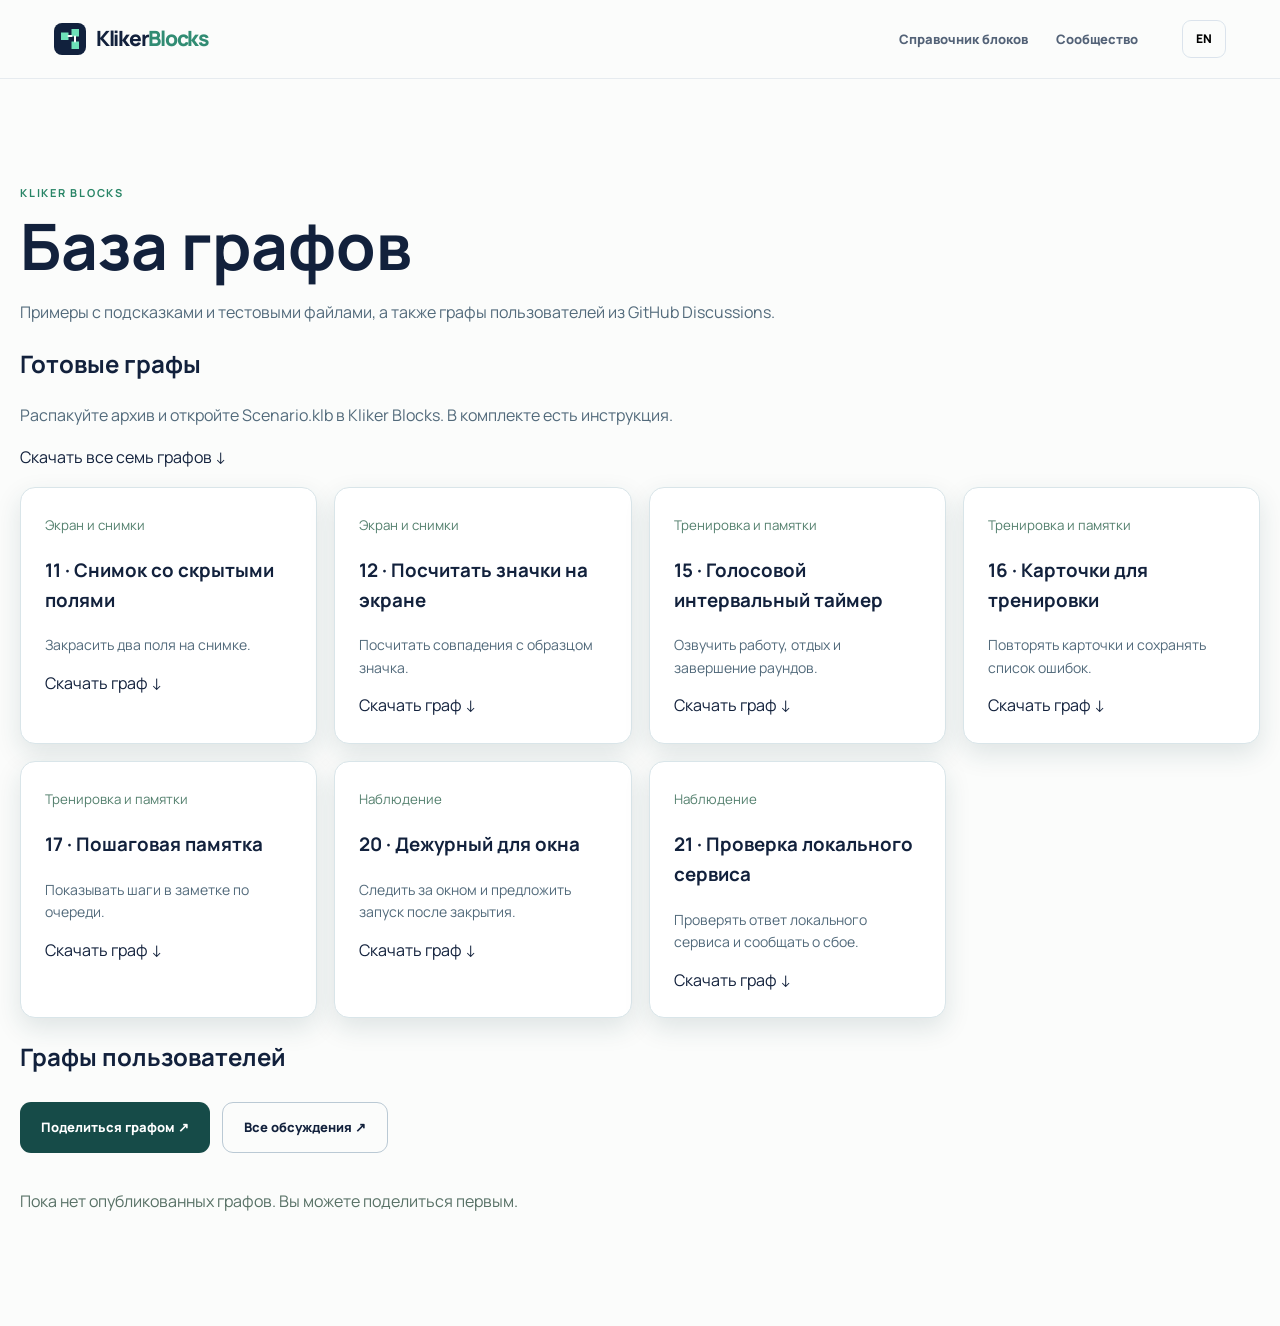
<file: docs/graphs.html>
<!doctype html>
<html lang="ru">
<head>
  <meta charset="utf-8">
  <meta name="viewport" content="width=device-width,initial-scale=1">
  <title>База графов · Kliker Blocks</title>
  <link rel="icon" href="assets/mark.svg" type="image/svg+xml">
  <link rel="stylesheet" href="style.css">
  <style>
    .gallery{padding:95px 0;min-height:70vh}.gallery h1{font-size:clamp(38px,5vw,72px);line-height:1.05;margin:12px 0 20px}
    .gallery-intro{max-width:760px;color:#526a7b}.gallery-actions{display:flex;gap:12px;flex-wrap:wrap;margin:26px 0 36px}
    .gallery-grid{display:grid;grid-template-columns:repeat(auto-fit,minmax(285px,1fr));gap:17px}
    .gallery-card{border:1px solid #d9e5e9;border-radius:15px;background:white;padding:24px;box-shadow:0 10px 26px #153c4820}
    .gallery-card h2{font-size:22px;margin:8px 0}.gallery-card p{font-size:14px;color:#526a7b;white-space:pre-wrap;overflow-wrap:anywhere}
    .gallery-card small{color:#54806e}.gallery-card .gallery-actions{margin-bottom:0}
    .gallery-card button{border:1px solid #a8cac0;background:#e7f4ef;color:#164b48;border-radius:8px;padding:9px 12px;cursor:pointer}
    .gallery-status{color:#587166}
  </style>
  <script type="module" src="graphs.js"></script>
</head>
<body>
  <header class="site-header"><div class="shell nav-row"><a class="brand" href="index.html"><img src="assets/mark.svg" alt=""><span>Kliker<span class="brand-accent">Blocks</span></span></a><nav aria-label="Навигация"><a href="index.html#catalog" id="catalog-link">Справочник блоков</a><a href="index.html#community" id="community-link">Сообщество</a></nav><button id="gallery-language" class="lang-button" type="button">EN</button></div></header>
  <main class="gallery shell"><p class="kicker" id="gallery-kicker">KLIKER BLOCKS</p><h1 id="gallery-title">База графов</h1><p class="gallery-intro" id="gallery-intro">Примеры с подсказками и тестовыми файлами, а также графы пользователей из GitHub Discussions.</p><section id="ready-graphs"><h2 id="ready-title">Готовые графы</h2><p class="gallery-intro" id="ready-intro">Скачайте архив и откройте Scenario.klb.</p><p><a id="ready-all" href="https://github.com/Malyshrush/kliker-blocks/releases/tag/v1.3.2">Скачать весь набор</a></p><div id="ready-grid" class="gallery-grid"></div><p class="gallery-status" id="ready-status"></p></section><h2 id="community-title">Графы пользователей</h2><div class="gallery-actions"><a class="button button-primary" href="https://github.com/Malyshrush/kliker-blocks-site/discussions/new?category=%D0%93%D1%80%D0%B0%D1%84%D1%8B%20%D0%BF%D0%BE%D0%BB%D1%8C%D0%B7%D0%BE%D0%B2%D0%B0%D1%82%D0%B5%D0%BB%D0%B5%D0%B9" id="publish-link">Поделиться графом ↗</a><a class="button button-outline" href="https://github.com/Malyshrush/kliker-blocks-site/discussions" id="all-link">Все обсуждения ↗</a></div><p class="gallery-status" id="gallery-status">Загрузка графов…</p><div class="gallery-grid" id="gallery-grid"></div></main>
</body>
</html>
</file>
<file: docs/style.css>
@import url('https://fonts.googleapis.com/css2?family=DM+Mono:wght@400;500&family=Manrope:wght@400;500;600;700;800&display=swap');
:root{--ink:#12213c;--muted:#5d6b7c;--line:#dbe3ec;--mint:#64d8b0;--cream:#f7f8f5;--blue:#346bc2;--shadow:0 24px 80px rgba(16,36,63,.12)}*{box-sizing:border-box}html{scroll-behavior:smooth}body{margin:0;background:#fbfcfb;color:var(--ink);font:16px/1.6 Manrope,Segoe UI,sans-serif}button,input,select{font:inherit}button,a{outline-offset:4px}a{color:inherit;text-decoration:none}.shell{max-width:1240px;padding:0 34px;margin:auto}.site-header{position:sticky;top:0;z-index:20;background:rgba(251,252,251,.9);backdrop-filter:blur(14px);border-bottom:1px solid #e6ebef}.nav-row{min-height:78px;display:flex;align-items:center;gap:44px}.brand{display:inline-flex;align-items:center;gap:10px;font-weight:800;font-size:21px;letter-spacing:-.06em;white-space:nowrap}.brand img{height:32px;width:32px}.brand-accent{color:#318c73}.nav-row nav{display:flex;gap:28px;align-items:center;margin-left:auto}.nav-row nav a{font-size:13px;font-weight:800;color:#536277;transition:color .2s}.nav-row nav a:hover{color:#0c7660}.nav-actions{display:flex;align-items:center;gap:12px}.lang-button{background:transparent;border:1px solid var(--line);border-radius:9px;padding:8px 13px;font-size:12px;font-weight:800;cursor:pointer}.nav-download{background:var(--ink);color:white;border-radius:9px;padding:10px 18px;font-size:12px;font-weight:800}.hero{padding-top:92px;padding-bottom:48px;display:grid;grid-template-columns:minmax(0,1fr) minmax(500px,1.15fr);gap:56px;align-items:center}.eyebrow,.kicker{font:700 11px/1.4 Manrope,sans-serif;letter-spacing:.16em;text-transform:uppercase;color:#288566}.eyebrow{display:flex;align-items:center;gap:10px;margin-bottom:24px}.live-dot,.log-light{width:7px;height:7px;background:#49c998;border-radius:50%;box-shadow:0 0 0 4px #d5f5e7}.hero h1{font-size:clamp(48px,5.4vw,76px);line-height:1.09;letter-spacing:-.075em;margin:0 0 28px;font-weight:800}.hero h1 em{font-style:normal;color:#2d9a79}.hero-lead{max-width:530px;color:#526478;font-size:18px;line-height:1.8;margin-bottom:32px}.hero-actions{display:flex;flex-wrap:wrap;gap:12px}.button{display:inline-flex;gap:20px;align-items:center;justify-content:space-between;padding:14px 21px;border-radius:11px;font-weight:800;font-size:13px;transition:transform .2s,box-shadow .2s}.button:hover{transform:translateY(-2px);box-shadow:0 8px 25px #0a2a4a26}.button-primary{background:#164b48;color:white}.button-outline{border:1px solid #bac9d4}.hero-note{color:#7d8a98;font-size:12px;margin-top:19px}.editor-preview{background:white;border:1px solid #d8e3ec;border-radius:16px;box-shadow:var(--shadow);overflow:hidden;transform:rotate(1deg);min-width:0}.preview-top{height:43px;background:#edf1f6;display:flex;align-items:center;gap:9px;padding:0 18px;color:#3e5268;font-size:11px;font-weight:800}.preview-mark{color:#266b91}.preview-top-right{margin-left:auto;color:#a5b2bd;letter-spacing:3px}.preview-tabs{height:45px;display:flex;align-items:center;gap:20px;padding:0 18px;border-bottom:1px solid #e2e9ef;color:#718195;font-size:11px;font-weight:800}.preview-tabs .active{color:#12476b;border-bottom:2px solid #2a81b8;height:100%;display:flex;align-items:center}.preview-run{margin-left:auto;color:#288a6e}.preview-canvas{height:327px;position:relative;display:flex;align-items:center;justify-content:center;overflow:hidden;background:#f7faff}.preview-grid{position:absolute;inset:0;background-image:linear-gradient(#e5edf4 1px,transparent 1px),linear-gradient(90deg,#e5edf4 1px,transparent 1px);background-size:22px 22px;opacity:.8}.graph-row{position:relative;display:flex;align-items:center;gap:0;padding:25px;transform:translateX(-2px)}.graph-node{width:129px;height:90px;border-radius:9px;color:white;padding:11px 12px;display:flex;flex-direction:column;gap:1px;box-shadow:0 9px 17px #173a5424}.graph-node small{font:8px DM Mono,monospace;opacity:.65;letter-spacing:.08em}.graph-node strong{font-size:13px;line-height:1.4;margin-top:4px}.graph-node span{font-size:8px;opacity:.8;white-space:nowrap}.start-node{background:#265f54}.cond-node{background:#6863a0}.act-node{background:#346d96}.graph-link{width:37px;height:2px;background:#668cc8;position:relative}.graph-link:before,.graph-link i{content:'';position:absolute;width:6px;height:6px;background:#fff;border:2px solid #668cc8;border-radius:50%;top:-4px}.graph-link:before{left:-4px}.graph-link i{right:-4px}.preview-corner{position:absolute;bottom:15px;right:17px;color:#8a9aab;font:10px DM Mono,monospace}.preview-corner span{margin-left:12px}.preview-log{height:48px;border-top:1px solid #e1e8ef;display:flex;align-items:center;gap:13px;padding:0 21px;font:10px DM Mono,monospace;color:#5d6e7a}.preview-log .log-light{width:6px;height:6px}.hero-bottom{grid-column:1/-1;display:flex;gap:44px;border-top:1px solid #e0e8eb;padding-top:25px;margin-top:17px;color:#164c50;font-size:21px;font-weight:800}.hero-bottom small{color:#71808e;font-size:12px;font-weight:700;margin-left:6px}.section{padding:105px 0}.section-head{display:flex;align-items:end;justify-content:space-between;gap:35px;margin-bottom:35px}.section-head h2{font-size:clamp(29px,3.2vw,43px);letter-spacing:-.05em;line-height:1.2;margin:8px 0 0}.section-head>p{max-width:380px;color:#6b7b89;font-size:14px;margin:0}.section-ink{background:#13233d;color:white}.section-ink .section-head>p{color:#a9b7c6}.section-ink .kicker{color:#66dbaf}.feature-grid{display:grid;grid-template-columns:repeat(4,1fr);gap:13px}.feature-card{border:1px solid #3a4c65;border-radius:12px;padding:25px;min-height:223px;background:#1b2d49}.feature-icon{display:grid;place-items:center;background:#284868;border:1px solid #386083;color:#71e0b5;border-radius:10px;width:39px;height:39px;font-size:22px}.feature-card h3{font-size:16px;margin:25px 0 9px}.feature-card p{color:#b1bfcd;font-size:12px;line-height:1.75;margin:0}.catalog-section{padding-top:107px;padding-bottom:108px}.catalog-tools{display:flex;align-items:center;gap:12px;margin-bottom:22px}.search-wrap{display:flex;align-items:center;gap:9px;background:white;border:1px solid #d9e2e9;border-radius:11px;padding:0 15px;flex:1;max-width:520px}.search-wrap span{font-size:26px;color:#71869c}.search-wrap input{border:0;outline:none;height:48px;width:100%;font-size:13px;background:transparent}.catalog-tools select{height:50px;border:1px solid #d9e2e9;border-radius:11px;background:white;color:#3c5165;padding:0 14px;font-size:12px;font-weight:700;min-width:180px}.block-count{margin-left:auto;font:12px DM Mono,monospace;color:#77889b;white-space:nowrap}.block-grid{display:grid;grid-template-columns:repeat(4,1fr);gap:12px}.block-card{border:1px solid #dfe7ed;border-radius:12px;background:#fff;text-align:left;padding:18px 18px 17px;cursor:pointer;min-height:152px;display:flex;flex-direction:column;transition:transform .2s,border-color .2s,box-shadow .2s}.block-card:hover{transform:translateY(-3px);border-color:#76c6af;box-shadow:0 9px 25px #193a4a12}.block-cat{font:700 9px DM Mono,monospace;color:#2a9c75;letter-spacing:.04em;text-transform:uppercase}.block-card strong{font-size:15px;letter-spacing:-.02em;margin:13px 0 5px}.block-card p{margin:0;color:#778797;font-size:11px;line-height:1.55;display:-webkit-box;-webkit-line-clamp:2;-webkit-box-orient:vertical;overflow:hidden}.block-card .arrow{color:#4c9d81;font-size:19px;margin-top:auto;align-self:flex-end}.empty-state,.loading{color:#6d7e8e;text-align:center;padding:50px 0}.start-section{background:#ecf4f0}.steps{display:grid;grid-template-columns:repeat(3,1fr);gap:17px}.steps article{background:#fff;border:1px solid #d9e5df;border-radius:12px;padding:30px;min-height:197px}.steps b{font:700 13px DM Mono,monospace;color:#2b9a77}.steps h3{margin:22px 0 9px;font-size:17px}.steps p{margin:0;color:#657884;font-size:12px;line-height:1.7}.start-callout{margin-top:20px;padding:25px 29px;border:1px solid #b5d8c9;border-radius:12px;background:#e0f0e7;display:flex;align-items:center;gap:30px}.start-callout strong{font-size:15px}.start-callout p{margin:6px 0 0;max-width:850px;color:#536b64;font-size:12px}.start-callout>a{margin-left:auto;color:#1b8060;font-size:12px;font-weight:800;white-space:nowrap}.community-section{padding-bottom:119px}.community-grid{display:grid;grid-template-columns:repeat(4,1fr);gap:12px}.community-grid a{border:1px solid #dce6e9;border-radius:12px;padding:23px;background:#fff;min-height:158px;display:flex;flex-direction:column;transition:border-color .2s,transform .2s}.community-grid a:hover{border-color:#4cb594;transform:translateY(-3px)}.community-grid a span{font:700 26px DM Mono,monospace;color:#2f9a79}.community-grid a strong{margin-top:14px;font-size:14px}.community-grid a small{color:#82919c;font-size:11px;margin-top:4px}.community-main{display:inline-block;color:#187454;font-size:13px;font-weight:800;margin-top:23px}footer{background:#13233d;color:#fff;padding:30px 0}.footer-row{display:flex;align-items:center;gap:25px}.footer-row .brand{font-size:17px}.footer-row .brand img{width:27px;height:27px}.footer-row p{margin-left:auto;color:#a5b5c5;font-size:11px}.footer-row>a{font-size:11px;color:#9ce0c6}.block-dialog{width:min(790px,calc(100vw - 34px));max-height:min(86vh,920px);border:1px solid #d5e0e6;border-radius:16px;box-shadow:0 30px 100px #10243e4f;padding:32px 35px;background:#fff;color:var(--ink)}.block-dialog::backdrop{background:#0e1e33a8;backdrop-filter:blur(4px)}.dialog-close{position:absolute;top:16px;right:17px;border:0;background:#edf2f5;border-radius:8px;width:32px;height:32px;font-size:23px;line-height:1;cursor:pointer;color:#50667a}.dialog-kicker{color:#2c9b76;font:700 11px DM Mono,monospace;letter-spacing:.08em}.block-dialog h2{font-size:31px;letter-spacing:-.04em;margin:7px 36px 7px 0}.block-dialog .hint{color:#697c8a;font-size:13px}.dialog-section{border-top:1px solid #e1e9ee;padding-top:20px;margin-top:22px}.dialog-section h3{font-size:14px;margin:0 0 10px}.dialog-section p{white-space:pre-wrap;color:#566b7a;font-size:13px;line-height:1.8}.field-table{border-collapse:collapse;width:100%;font-size:12px}.field-table tr+tr{border-top:1px solid #edf0f3}.field-table td{padding:8px;vertical-align:top}.field-table td:first-child{font-weight:800;color:#405975;width:39%}.field-table td:last-child{color:#637686}.code-head{display:flex;justify-content:space-between;align-items:center;gap:20px}.copy-button{border:0;border-radius:8px;background:#1e6456;color:#fff;font-size:11px;font-weight:800;padding:9px 14px;cursor:pointer}.block-dialog pre{background:#14243a;color:#d7f7ea;border-radius:9px;padding:18px;overflow:auto;font:11px/1.6 DM Mono,Consolas,monospace;max-height:270px}.dialog-note{font-size:12px;color:#6d7e8d}@media(max-width:1000px){.hero{grid-template-columns:1fr}.editor-preview{max-width:670px}.feature-grid,.block-grid,.community-grid{grid-template-columns:repeat(2,1fr)}.nav-row{gap:20px}.nav-row nav{gap:14px}}@media(max-width:650px){.shell{padding-left:20px;padding-right:20px}.nav-row{min-height:64px;flex-wrap:wrap;padding-top:12px;padding-bottom:12px}.brand{font-size:18px}.nav-row nav{order:3;overflow-x:auto;width:100%;margin:0;gap:20px;white-space:nowrap}.nav-row nav a{font-size:11px}.nav-actions{margin-left:auto}.nav-download{display:none}.hero{padding-top:54px;gap:25px}.hero h1{font-size:51px}.hero-lead{font-size:15px}.editor-preview{transform:none}.graph-node{width:105px}.graph-link{width:16px}.graph-row{padding:8px}.hero-bottom{gap:14px;justify-content:space-between}.hero-bottom span{font-size:16px}.hero-bottom small{display:block;margin:0;font-size:10px}.section{padding:68px 0}.section-head{display:block}.section-head>p{margin-top:15px}.feature-grid,.block-grid,.community-grid,.steps{grid-template-columns:1fr}.feature-card{min-height:0}.catalog-tools{flex-wrap:wrap}.search-wrap{max-width:none;flex-basis:100%}.catalog-tools select{flex:1}.block-count{margin-left:0}.start-callout{display:block}.start-callout>a{display:inline-block;margin:15px 0 0}.footer-row{flex-wrap:wrap}.footer-row p{margin-left:0}.block-dialog{padding:25px 20px}}
.screenshot-section{padding-top:70px}.screenshot-grid{display:grid;grid-template-columns:1.35fr 1fr;gap:18px}.screenshot-grid figure{margin:0;background:white;border:1px solid #dce7eb;border-radius:14px;overflow:hidden;box-shadow:0 12px 30px #193c5220}.screenshot-grid img{display:block;width:100%;height:350px;object-fit:cover;object-position:top left}.screenshot-grid figcaption{padding:13px 18px;color:#4c6476;font-size:12px;font-weight:800}.support-section{background:#edf3f6}.qr-grid{display:grid;grid-template-columns:repeat(4,1fr);gap:16px}.qr-grid article{background:white;border:1px solid #dce5ec;border-radius:14px;padding:22px;text-align:center;display:flex;flex-direction:column;align-items:center;gap:12px}.qr-grid img{width:min(100%,190px);aspect-ratio:1;image-rendering:auto}.qr-grid strong{font-size:15px;color:#173e58}.support-note{max-width:920px;color:#536a7b;font-size:12px;margin:24px auto 0;text-align:center}.updates-section{padding-top:80px;padding-bottom:90px}.update-card{display:flex;gap:30px;border:1px solid #dce6eb;background:white;border-radius:13px;padding:24px 28px;align-items:start}.update-card>span{font:700 21px DM Mono,monospace;color:#2a9b76}.update-card h3{margin:0 0 8px;font-size:18px}.update-card p{margin:0;color:#617485;font-size:13px}@media(max-width:900px){.qr-grid{grid-template-columns:repeat(2,1fr)}.screenshot-grid{grid-template-columns:1fr}}@media(max-width:650px){.qr-grid{gap:8px}.qr-grid article{padding:12px}.qr-grid strong{font-size:12px}.screenshot-grid img{height:auto}.update-card{display:block}.update-card>span{display:block;margin-bottom:12px}}
.screenshot-grid{grid-template-columns:repeat(2,minmax(0,1fr))}
@media(max-width:900px){.screenshot-grid{grid-template-columns:1fr}}
.qr-grid{grid-template-columns:repeat(5,1fr)}@media(max-width:900px){.qr-grid{grid-template-columns:repeat(2,1fr)}}
.hero.shell{max-width:1420px;grid-template-columns:minmax(0,.82fr) minmax(0,1.18fr);gap:42px}
.hero .editor-preview{width:100%;max-width:none;transform:none;justify-self:center}
@media(max-width:1000px){.hero.shell{grid-template-columns:1fr}.hero .editor-preview{max-width:760px}}
.download-section{background:#edf5f2;padding-top:78px;padding-bottom:78px;scroll-margin-top:78px}.download-grid{display:grid;grid-template-columns:repeat(2,minmax(0,1fr));gap:18px}.download-card{background:#fff;border:1px solid #c9dfd5;border-radius:16px;padding:29px;box-shadow:0 12px 28px #234d4612}.download-arch{display:inline-block;background:#dff1e9;color:#176d56;border-radius:6px;padding:5px 9px;font:800 11px DM Mono,monospace;letter-spacing:.08em}.download-card h3{font-size:25px;letter-spacing:-.035em;margin:15px 0 4px}.download-card p{color:#617486;font-size:13px;min-height:43px;margin:0 0 23px}.download-links{display:flex;flex-wrap:wrap;gap:10px}.download-links a{display:inline-flex;align-items:center;min-height:44px;padding:10px 16px;border-radius:9px;background:#164b48;color:#fff;font-size:12px;font-weight:800}.download-links a+a{background:#fff;color:#164b48;border:1px solid #a9cac0}.download-links a:hover{box-shadow:0 5px 15px #164b4830}.download-note{font-size:12px;color:#587166;margin:19px 2px 0}.update-card+.update-card{margin-top:14px}@media(max-width:700px){.download-grid{grid-template-columns:1fr}.download-card p{min-height:0}.download-section{scroll-margin-top:112px}}
</file>
